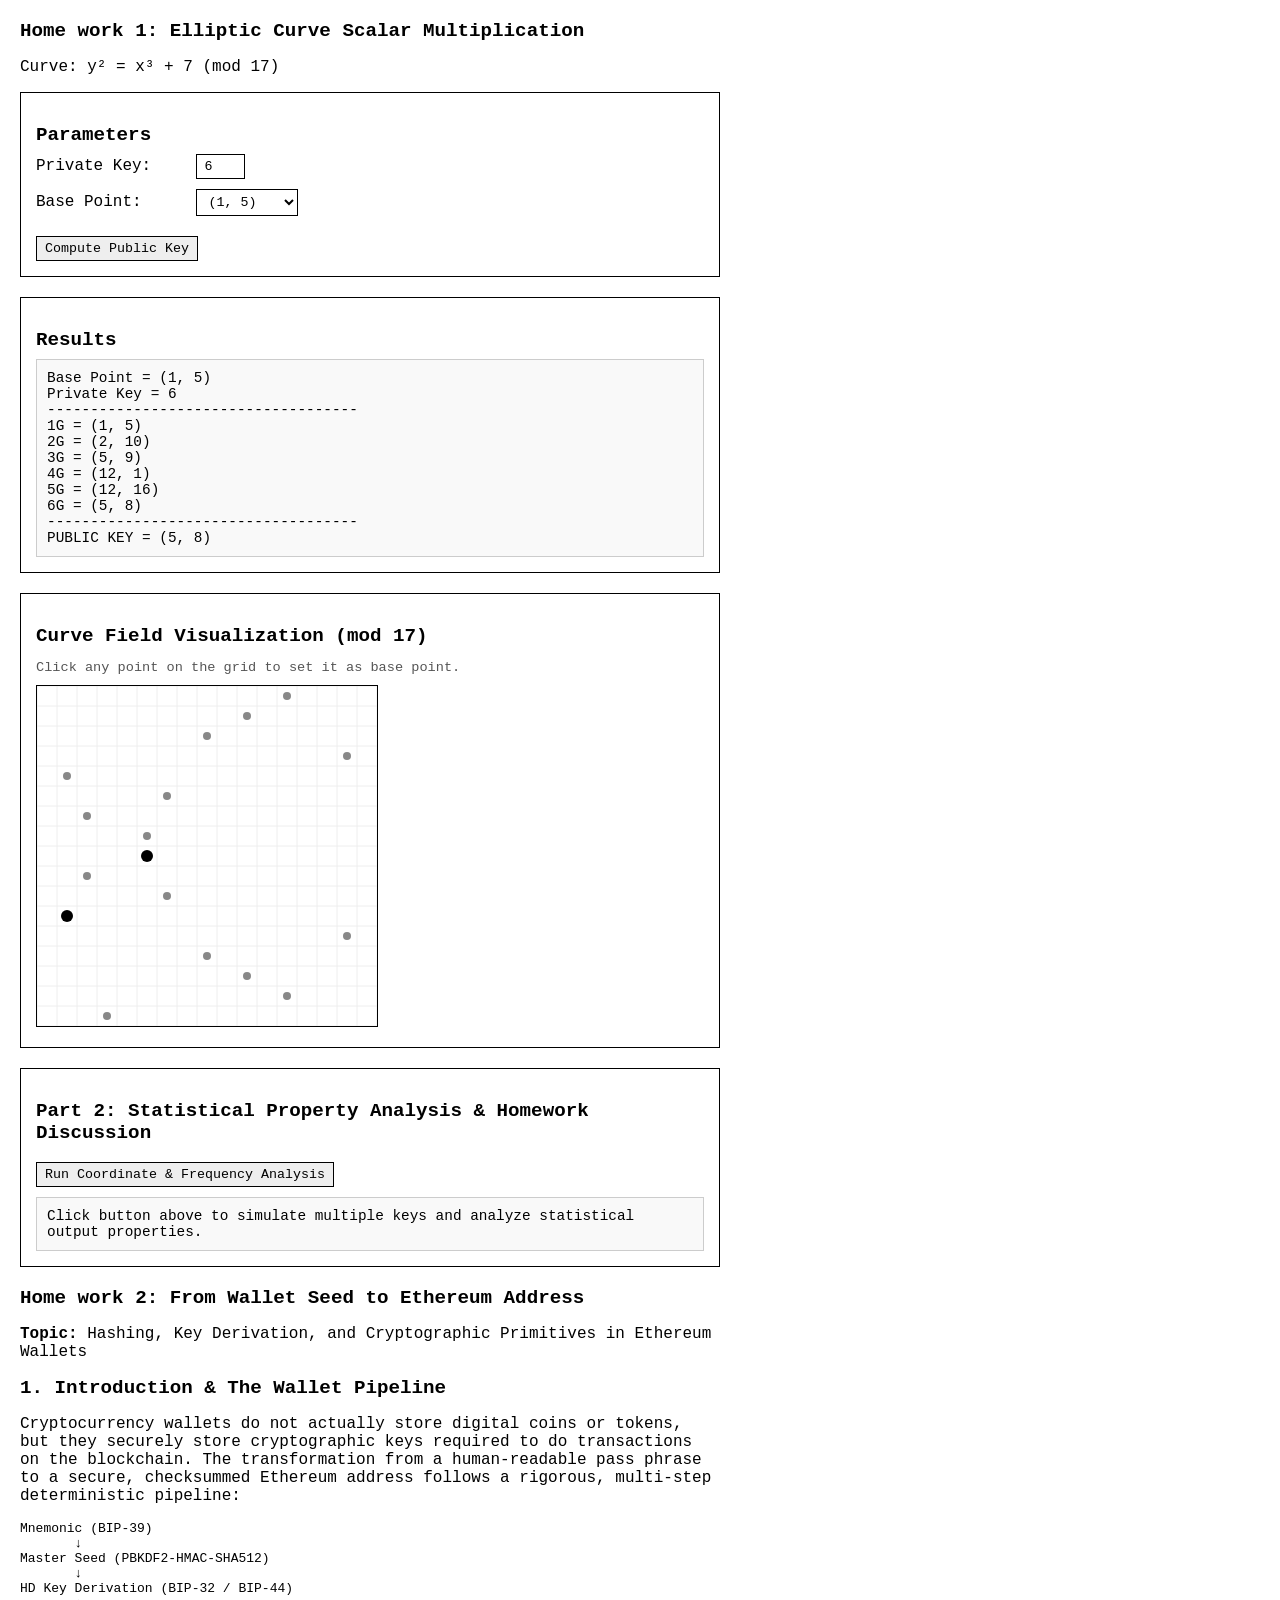
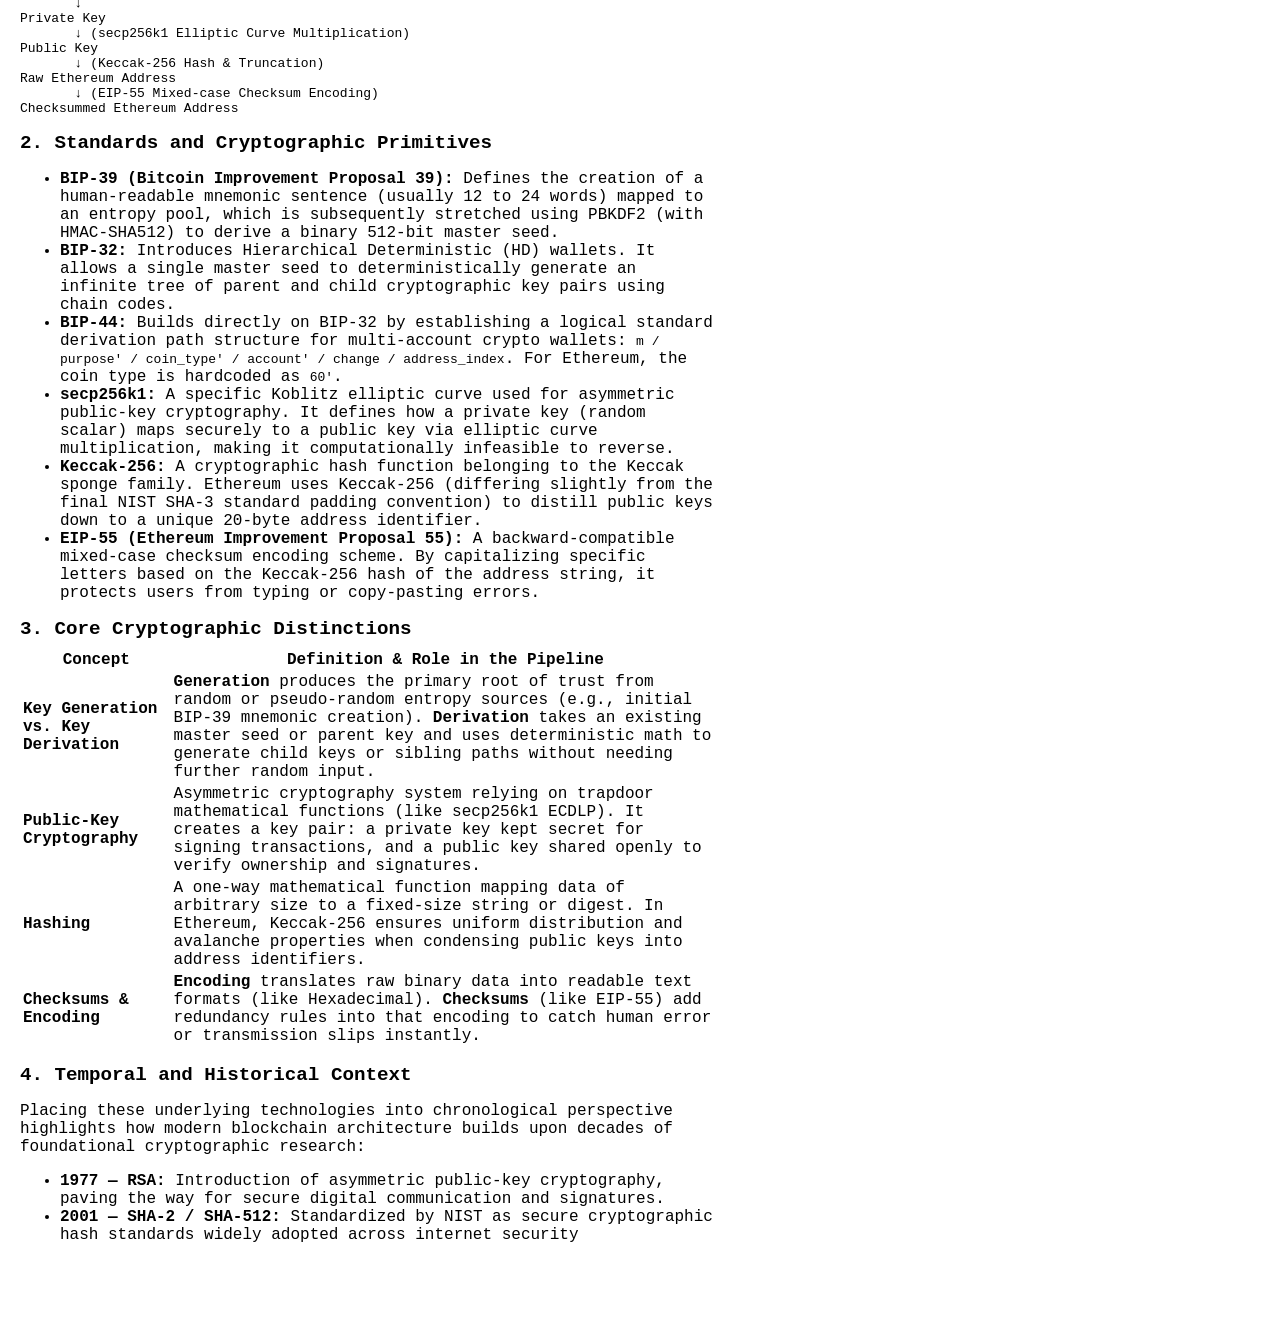
<file: index.html>
<!DOCTYPE html>
<html lang="en">
<head>
    <meta charset="UTF-8">
    <title>Elliptic Curve Cryptography</title>
    <link rel="stylesheet" href="style.css">
</head>
<body>
    
    <h1>Home work 1: Elliptic Curve Scalar Multiplication</h1>
    <p>Curve: y² = x³ + 7 (mod 17)</p>

    <div class="card">
        <h2>Parameters</h2>
        <div class="control-group">
            <label for="privateKeyInput">Private Key:</label>
            <input type="number" id="privateKeyInput" value="6" min="1" max="50">
        </div>
        <div class="control-group">
            <label for="basePointSelect">Base Point:</label>
            <select id="basePointSelect"></select>
        </div>
        <button id="calcBtn">Compute Public Key</button>
    </div>

    <div class="card">
        <h2>Results</h2>
        <div id="resultOutput" class="output-box">Click compute to see scalar multiplication.</div>
    </div>

    <div class="card">
        <h2>Curve Field Visualization (mod 17)</h2>
        <p class="hint">Click any point on the grid to set it as base point.</p>
        <canvas id="curveCanvas" width="340" height="340"></canvas>
    </div>

    <div class="card">
        <h2>Part 2: Statistical Property Analysis & Homework Discussion</h2>
        <div class="control-group">
            <button id="runStatsBtn">Run Coordinate & Frequency Analysis</button>
        </div>
        <div id="statsOutput" class="output-box">Click button above to simulate multiple keys and analyze statistical output properties.</div>
    </div>

<h1>Home work 2: From Wallet Seed to Ethereum Address</h1>
<p><strong>Topic:</strong> Hashing, Key Derivation, and Cryptographic Primitives in Ethereum Wallets</p>

<h2>1. Introduction & The Wallet Pipeline</h2>
<p>Cryptocurrency wallets do not actually store digital coins or tokens, but they securely store cryptographic keys required to do transactions on the blockchain. The transformation from a human-readable pass phrase to a secure, checksummed Ethereum address follows a rigorous, multi-step deterministic pipeline:</p>

<pre>
Mnemonic (BIP-39) 
       ↓ 
Master Seed (PBKDF2-HMAC-SHA512) 
       ↓ 
HD Key Derivation (BIP-32 / BIP-44) 
       ↓ 
Private Key 
       ↓ (secp256k1 Elliptic Curve Multiplication) 
Public Key 
       ↓ (Keccak-256 Hash & Truncation) 
Raw Ethereum Address 
       ↓ (EIP-55 Mixed-case Checksum Encoding) 
Checksummed Ethereum Address
</pre>

<h2>2. Standards and Cryptographic Primitives</h2>
<ul>
    <li><strong>BIP-39 (Bitcoin Improvement Proposal 39):</strong> Defines the creation of a human-readable mnemonic sentence (usually 12 to 24 words) mapped to an entropy pool, which is subsequently stretched using PBKDF2 (with HMAC-SHA512) to derive a binary 512-bit master seed.</li>
    <li><strong>BIP-32:</strong> Introduces Hierarchical Deterministic (HD) wallets. It allows a single master seed to deterministically generate an infinite tree of parent and child cryptographic key pairs using chain codes.</li>
    <li><strong>BIP-44:</strong> Builds directly on BIP-32 by establishing a logical standard derivation path structure for multi-account crypto wallets: <code>m / purpose' / coin_type' / account' / change / address_index</code>. For Ethereum, the coin type is hardcoded as <code>60'</code>.</li>
    <li><strong>secp256k1:</strong> A specific Koblitz elliptic curve used for asymmetric public-key cryptography. It defines how a private key (random scalar) maps securely to a public key via elliptic curve multiplication, making it computationally infeasible to reverse.</li>
    <li><strong>Keccak-256:</strong> A cryptographic hash function belonging to the Keccak sponge family. Ethereum uses Keccak-256 (differing slightly from the final NIST SHA-3 standard padding convention) to distill public keys down to a unique 20-byte address identifier.</li>
    <li><strong>EIP-55 (Ethereum Improvement Proposal 55):</strong> A backward-compatible mixed-case checksum encoding scheme. By capitalizing specific letters based on the Keccak-256 hash of the address string, it protects users from typing or copy-pasting errors.</li>
</ul>

<h2>3. Core Cryptographic Distinctions</h2>
<table>
    <thead>
        <tr>
            <th>Concept</th>
            <th>Definition & Role in the Pipeline</th>
        </tr>
    </thead>
    <tbody>
        <tr>
            <td><strong>Key Generation vs. Key Derivation</strong></td>
            <td><strong>Generation</strong> produces the primary root of trust from random or pseudo-random entropy sources (e.g., initial BIP-39 mnemonic creation). <strong>Derivation</strong> takes an existing master seed or parent key and uses deterministic math to generate child keys or sibling paths without needing further random input.</td>
        </tr>
        <tr>
            <td><strong>Public-Key Cryptography</strong></td>
            <td>Asymmetric cryptography system relying on trapdoor mathematical functions (like secp256k1 ECDLP). It creates a key pair: a private key kept secret for signing transactions, and a public key shared openly to verify ownership and signatures.</td>
        </tr>
        <tr>
            <td><strong>Hashing</strong></td>
            <td>A one-way mathematical function mapping data of arbitrary size to a fixed-size string or digest. In Ethereum, Keccak-256 ensures uniform distribution and avalanche properties when condensing public keys into address identifiers.</td>
        </tr>
        <tr>
            <td><strong>Checksums & Encoding</strong></td>
            <td><strong>Encoding</strong> translates raw binary data into readable text formats (like Hexadecimal). <strong>Checksums</strong> (like EIP-55) add redundancy rules into that encoding to catch human error or transmission slips instantly.</td>
        </tr>
    </tbody>
</table>

<h2>4. Temporal and Historical Context</h2>
<p>Placing these underlying technologies into chronological perspective highlights how modern blockchain architecture builds upon decades of foundational cryptographic research:</p>
<ul>
    <li><strong>1977 — RSA:</strong> Introduction of asymmetric public-key cryptography, paving the way for secure digital communication and signatures.</li>
    <li><strong>2001 — SHA-2 / SHA-512:</strong> Standardized by NIST as secure cryptographic hash standards widely adopted across internet security</li>
</ul>
    <script src="script.js"></script>
</body>
</html>
</file>
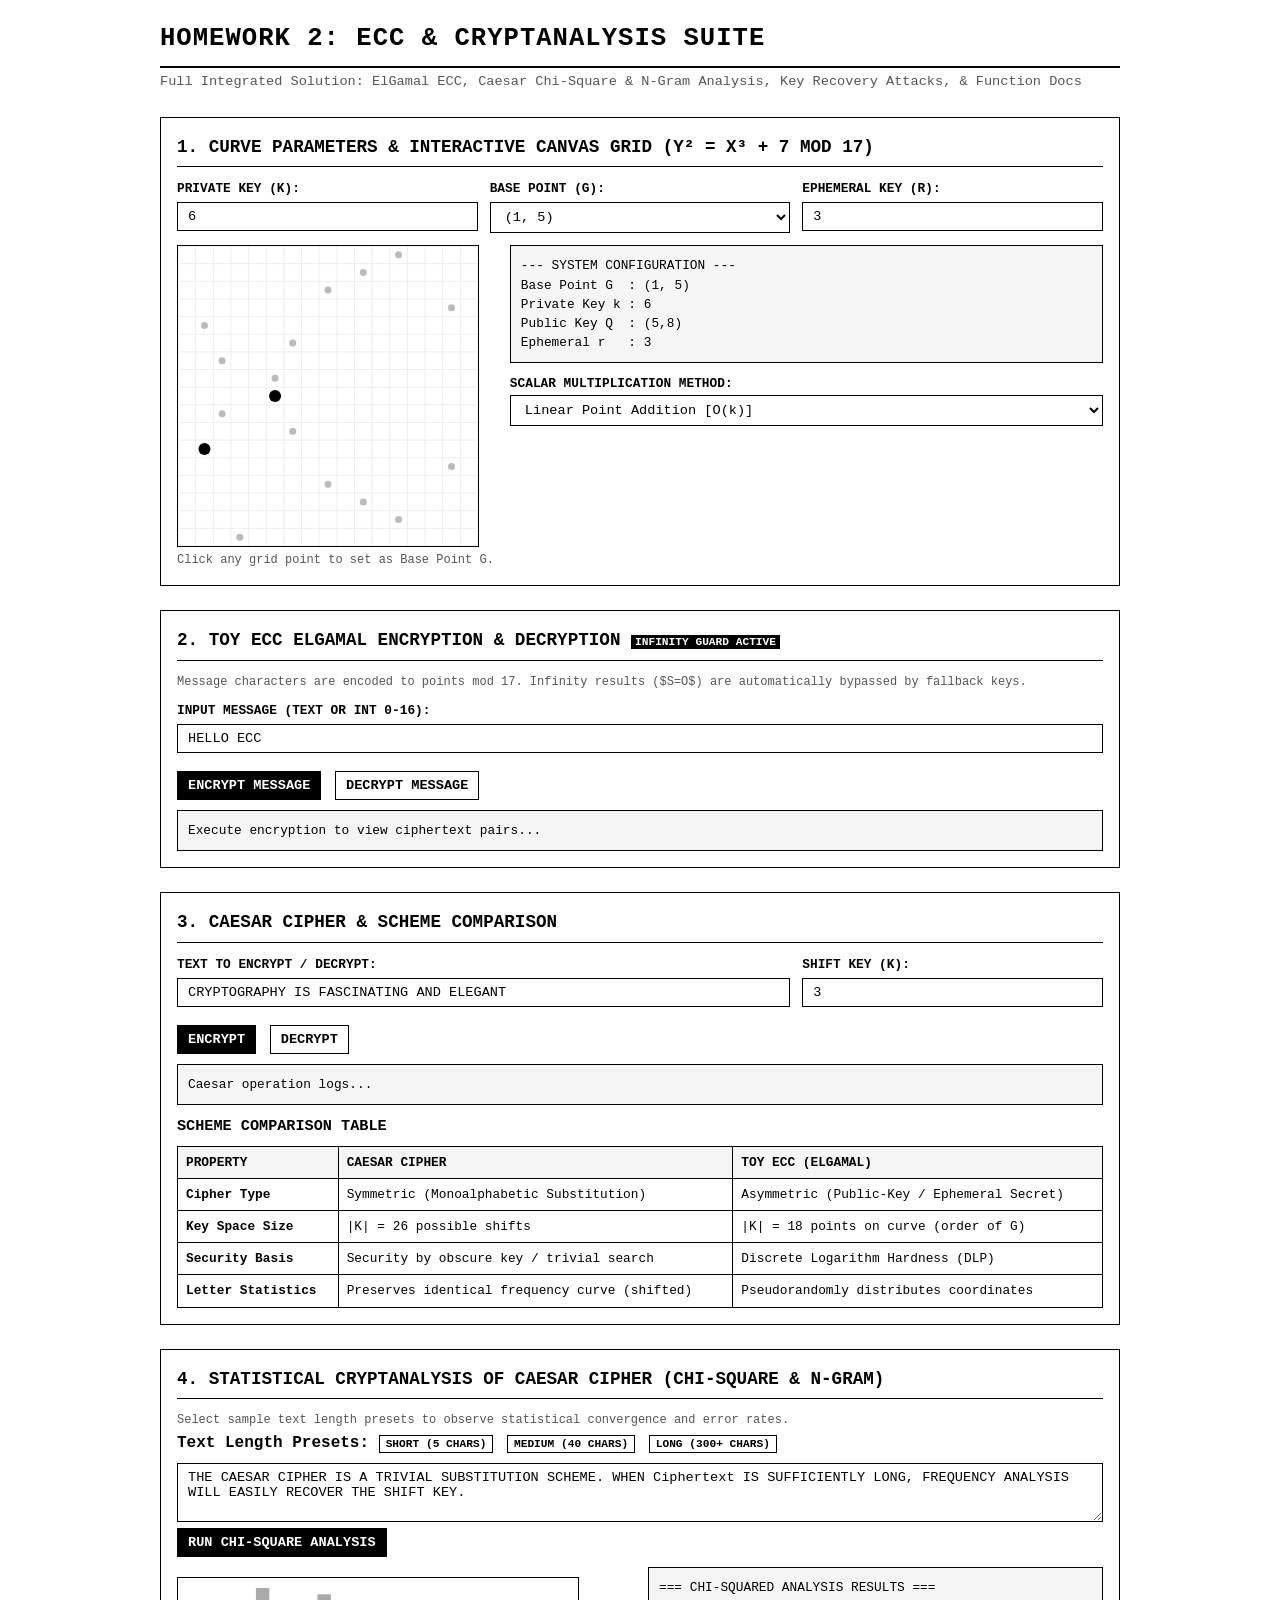
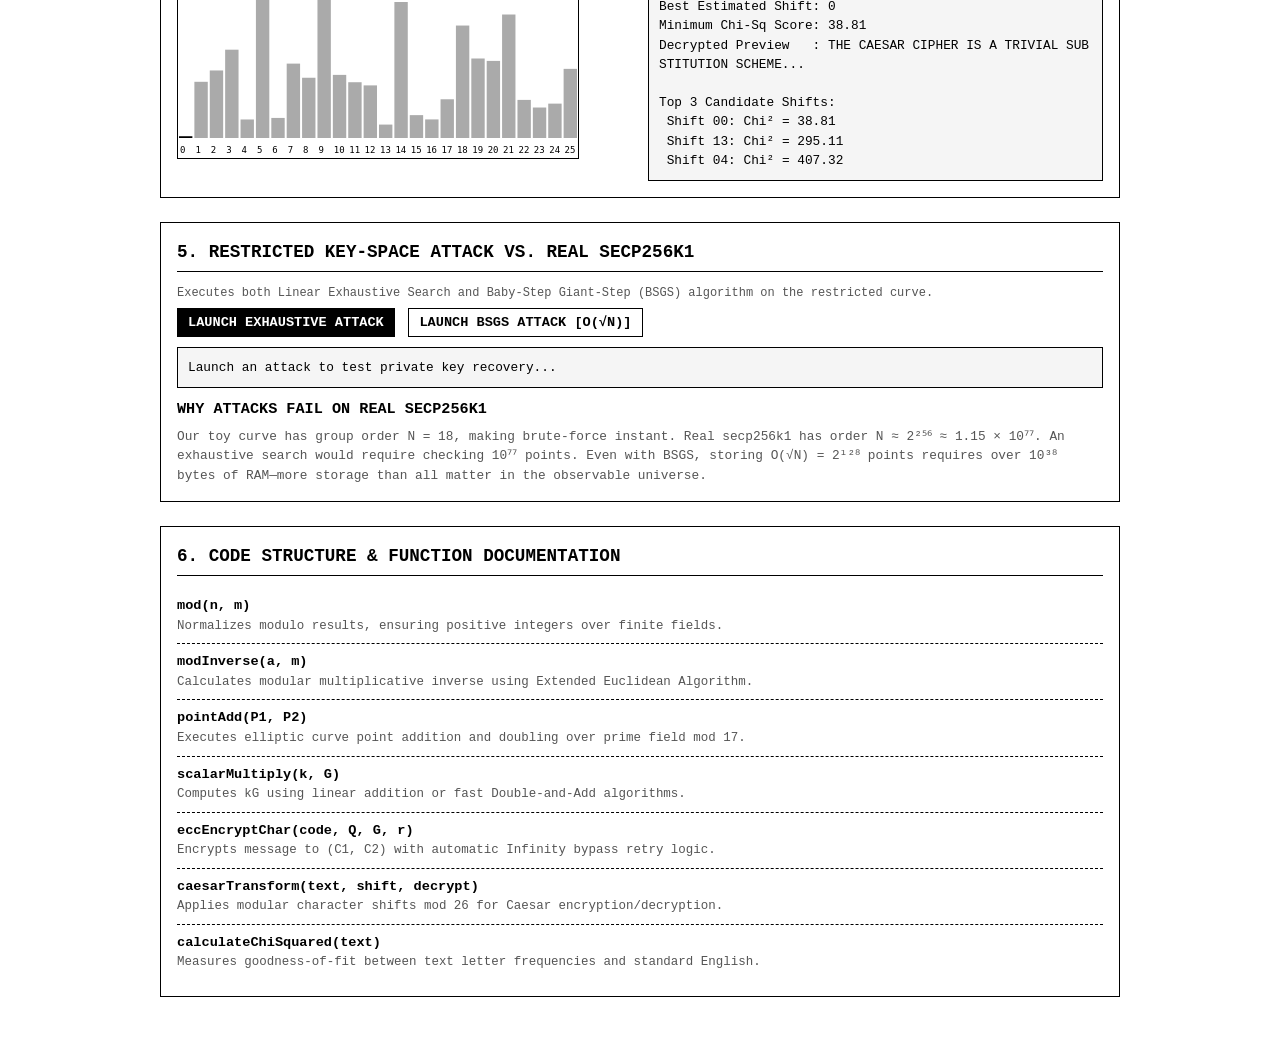
<file: HM2.html>
<!DOCTYPE html>
<html lang="en">
<head>
    <meta charset="UTF-8">
    <meta name="viewport" content="width=device-width, initial-scale=1.0">
    <title>Homework 2: Advanced ECC & Cryptanalysis Suite</title>
    <style>
        :root {
            --bg: #ffffff;
            --fg: #000000;
            --card-bg: #ffffff;
            --border: #000000;
            --accent: #222222;
            --muted: #555555;
            --light-bg: #f5f5f5;
            --highlight: #d0d0d0;
            --font: 'Courier New', Courier, monospace;
        }

        * {
            box-sizing: border-box;
            margin: 0;
            padding: 0;
        }

        body {
            background-color: var(--bg);
            color: var(--fg);
            font-family: var(--font);
            line-height: 1.5;
            padding: 20px;
            max-width: 1000px;
            margin: 0 auto;
        }

        h1 {
            font-size: 1.6rem;
            text-transform: uppercase;
            letter-spacing: 1px;
            border-bottom: 2px solid var(--border);
            padding-bottom: 8px;
            margin-bottom: 4px;
        }

        .subtitle {
            font-size: 0.85rem;
            color: var(--muted);
            margin-bottom: 24px;
        }

        h2 {
            font-size: 1.1rem;
            text-transform: uppercase;
            border-bottom: 1px solid var(--border);
            padding-bottom: 6px;
            margin-bottom: 12px;
        }

        h3 {
            font-size: 0.95rem;
            margin-top: 10px;
            margin-bottom: 6px;
            text-transform: uppercase;
        }

        .card {
            border: 1px solid var(--border);
            padding: 16px;
            margin-bottom: 24px;
            background: var(--card-bg);
        }

        .controls-grid {
            display: grid;
            grid-template-columns: repeat(auto-fit, minmax(220px, 1fr));
            gap: 12px;
            margin-bottom: 12px;
        }

        .control-group {
            display: flex;
            flex-direction: column;
        }

        label {
            font-size: 0.8rem;
            font-weight: bold;
            margin-bottom: 4px;
            text-transform: uppercase;
        }

        input, select, button, textarea {
            font-family: var(--font);
            font-size: 0.85rem;
            padding: 6px 10px;
            border: 1px solid var(--border);
            background: var(--bg);
            color: var(--fg);
            border-radius: 0;
        }

        input:focus, select:focus, textarea:focus {
            outline: 2px solid var(--fg);
        }

        button {
            cursor: pointer;
            background: var(--fg);
            color: var(--bg);
            font-weight: bold;
            text-transform: uppercase;
            transition: background 0.1s, color 0.1s;
            margin-top: 6px;
            margin-right: 4px;
        }

        button:hover {
            background: var(--muted);
            color: var(--bg);
        }

        .btn-secondary {
            background: var(--bg);
            color: var(--fg);
        }

        .btn-secondary:hover {
            background: var(--light-bg);
            color: var(--fg);
        }

        .grid-layout {
            display: flex;
            flex-wrap: wrap;
            gap: 16px;
            align-items: flex-start;
        }

        canvas {
            border: 1px solid var(--border);
            background: var(--bg);
            display: block;
        }

        .output-box {
            background: var(--light-bg);
            border: 1px solid var(--border);
            padding: 10px;
            font-size: 0.8rem;
            white-space: pre-wrap;
            word-break: break-all;
            max-height: 250px;
            overflow-y: auto;
        }

        .hint {
            font-size: 0.75rem;
            color: var(--muted);
            margin-top: 4px;
        }

        .comparison-table {
            width: 100%;
            border-collapse: collapse;
            font-size: 0.8rem;
            margin-top: 8px;
        }

        .comparison-table th, .comparison-table td {
            border: 1px solid var(--border);
            padding: 6px 8px;
            text-align: left;
        }

        .comparison-table th {
            background: var(--light-bg);
            text-transform: uppercase;
        }

        .doc-item {
            border-bottom: 1px dashed var(--border);
            padding: 8px 0;
        }

        .doc-item:last-child {
            border-bottom: none;
        }

        .doc-name {
            font-weight: bold;
            font-size: 0.85rem;
        }

        .doc-desc {
            font-size: 0.78rem;
            color: var(--muted);
        }

        .chart-container {
            width: 100%;
            margin-top: 10px;
        }

        .preset-btns {
            margin-bottom: 8px;
        }

        .preset-btns button {
            font-size: 0.7rem;
            padding: 2px 6px;
        }

        .badge-safe {
            background: #000;
            color: #fff;
            padding: 1px 4px;
            font-size: 0.7rem;
            text-transform: uppercase;
        }
    </style>
</head>
<body>

    <h1>Homework 2: ECC & Cryptanalysis Suite</h1>
    <p class="subtitle">Full Integrated Solution: ElGamal ECC, Caesar Chi-Square & N-Gram Analysis, Key Recovery Attacks, & Function Docs</p>

    <!-- SECTION 1: GLOBAL CONFIGURATION & VISUAL GRID -->
    <div class="card">
        <h2>1. Curve Parameters & Interactive Canvas Grid (y² = x³ + 7 mod 17)</h2>
        <div class="controls-grid">
            <div class="control-group">
                <label for="privateKeyInput">Private Key (k):</label>
                <input type="number" id="privateKeyInput" value="6" min="1" max="17">
            </div>
            <div class="control-group">
                <label for="basePointSelect">Base Point (G):</label>
                <select id="basePointSelect"></select>
            </div>
            <div class="control-group">
                <label for="ephemeralKeyInput">Ephemeral Key (r):</label>
                <input type="number" id="ephemeralKeyInput" value="3" min="1" max="17">
            </div>
        </div>

        <div class="grid-layout">
            <div>
                <canvas id="curveCanvas" width="300" height="300"></canvas>
                <p class="hint">Click any grid point to set as Base Point G.</p>
            </div>
            <div style="flex: 1; min-width: 280px;">
                <div id="paramSummary" class="output-box">Select parameters to render key pair...</div>
                <div style="margin-top: 8px;">
                    <label>Scalar Multiplication Method:</label>
                    <select id="algoSelect" style="width: 100%;">
                        <option value="linear">Linear Point Addition [O(k)]</option>
                        <option value="doubleAdd">Double-and-Add Expansion [O(log k)]</option>
                    </select>
                </div>
            </div>
        </div>
    </div>

    <!-- SECTION 2: TOY ECC ENCRYPTION & DECRYPTION -->
    <div class="card">
        <h2>2. Toy ECC ElGamal Encryption & Decryption <span class="badge-safe">Infinity Guard Active</span></h2>
        <p class="hint">Message characters are encoded to points mod 17. Infinity results ($S=O$) are automatically bypassed by fallback keys.</p>
        
        <div class="controls-grid" style="margin-top: 10px;">
            <div class="control-group" style="grid-column: span 2;">
                <label for="eccTextInput">Input Message (Text or Int 0-16):</label>
                <input type="text" id="eccTextInput" value="HELLO ECC">
            </div>
        </div>

        <button id="eccEncryptBtn">Encrypt Message</button>
        <button id="eccDecryptBtn" class="btn-secondary">Decrypt Message</button>

        <div id="eccOutput" class="output-box" style="margin-top: 10px;">Execute encryption to view ciphertext pairs...</div>
    </div>

    <!-- SECTION 3: CAESAR CIPHER & COMPARISON -->
    <div class="card">
        <h2>3. Caesar Cipher & Scheme Comparison</h2>
        <div class="controls-grid">
            <div class="control-group" style="grid-column: span 2;">
                <label for="caesarInputText">Text to Encrypt / Decrypt:</label>
                <input type="text" id="caesarInputText" value="CRYPTOGRAPHY IS FASCINATING AND ELEGANT">
            </div>
            <div class="control-group">
                <label for="caesarShiftInput">Shift Key (k):</label>
                <input type="number" id="caesarShiftInput" value="3" min="0" max="25">
            </div>
        </div>

        <button id="caesarEncryptBtn">Encrypt</button>
        <button id="caesarDecryptBtn" class="btn-secondary">Decrypt</button>

        <div id="caesarOutput" class="output-box" style="margin-top: 10px;">Caesar operation logs...</div>

        <h3>Scheme Comparison Table</h3>
        <table class="comparison-table">
            <thead>
                <tr>
                    <th>Property</th>
                    <th>Caesar Cipher</th>
                    <th>Toy ECC (ElGamal)</th>
                </tr>
            </thead>
            <tbody>
                <tr>
                    <td><strong>Cipher Type</strong></td>
                    <td>Symmetric (Monoalphabetic Substitution)</td>
                    <td>Asymmetric (Public-Key / Ephemeral Secret)</td>
                </tr>
                <tr>
                    <td><strong>Key Space Size</strong></td>
                    <td>|K| = 26 possible shifts</td>
                    <td>|K| = 18 points on curve (order of G)</td>
                </tr>
                <tr>
                    <td><strong>Security Basis</strong></td>
                    <td>Security by obscure key / trivial search</td>
                    <td>Discrete Logarithm Hardness (DLP)</td>
                </tr>
                <tr>
                    <td><strong>Letter Statistics</strong></td>
                    <td>Preserves identical frequency curve (shifted)</td>
                    <td>Pseudorandomly distributes coordinates</td>
                </tr>
            </tbody>
        </table>
    </div>

    <!-- SECTION 4: STATISTICAL CRYPTANALYSIS -->
    <div class="card">
        <h2>4. Statistical Cryptanalysis of Caesar Cipher (Chi-Square & N-Gram)</h2>
        <p class="hint">Select sample text length presets to observe statistical convergence and error rates.</p>
        
        <div class="preset-btns">
            <strong>Text Length Presets:</strong>
            <button id="presetShortBtn" class="btn-secondary">Short (5 chars)</button>
            <button id="presetMedBtn" class="btn-secondary">Medium (40 chars)</button>
            <button id="presetLongBtn" class="btn-secondary">Long (300+ chars)</button>
        </div>

        <div class="control-group">
            <textarea id="sampleCorpusText" rows="3">THE CAESAR CIPHER IS A TRIVIAL SUBSTITUTION SCHEME. WHEN Ciphertext IS SUFFICIENTLY LONG, FREQUENCY ANALYSIS WILL EASILY RECOVER THE SHIFT KEY.</textarea>
        </div>

        <button id="runStatsBtn">Run Chi-Square Analysis</button>

        <div class="grid-layout" style="margin-top: 10px;">
            <div class="chart-container" style="flex: 1; min-width: 280px;">
                <canvas id="freqChartCanvas" width="400" height="180"></canvas>
            </div>
            <div style="flex: 1; min-width: 280px;">
                <div id="statsOutput" class="output-box">Analysis results will render here...</div>
            </div>
        </div>
    </div>

    <!-- SECTION 5: KEY RECOVERY ATTACKS & DISCRETE LOG -->
    <div class="card">
        <h2>5. Restricted Key-Space Attack vs. Real secp256k1</h2>
        <p class="hint">Executes both Linear Exhaustive Search and Baby-Step Giant-Step (BSGS) algorithm on the restricted curve.</p>
        
        <button id="runExhaustiveAttackBtn">Launch Exhaustive Attack</button>
        <button id="runBsgsAttackBtn" class="btn-secondary">Launch BSGS Attack [O(√N)]</button>

        <div id="attackOutput" class="output-box" style="margin-top: 10px;">Launch an attack to test private key recovery...</div>

        <h3>Why Attacks Fail on Real secp256k1</h3>
        <p style="font-size: 0.8rem; color: var(--muted); margin-top: 4px;">
            Our toy curve has group order N = 18, making brute-force instant. Real secp256k1 has order N ≈ 2²⁵⁶ ≈ 1.15 × 10⁷⁷. 
            An exhaustive search would require checking 10⁷⁷ points. Even with BSGS, storing O(√N) = 2¹²⁸ points requires 
            over 10³⁸ bytes of RAM—more storage than all matter in the observable universe.
        </p>
    </div>

    <!-- SECTION 6: FUNCTION DOCUMENTATION INDEX -->
    <div class="card">
        <h2>6. Code Structure & Function Documentation</h2>
        <div id="functionDocs">
            <!-- Documentation populated dynamically by JS -->
        </div>
    </div>

    <script>
        // ====================================================================
        // MATH ENGINE & CURVE DEFINITION (y^2 = x^3 + 7 mod 17)
        // ====================================================================
        const P = 17;
        const A = 0;
        const B = 7;

        function mod(n, m) { return ((n % m) + m) % m; }

        function modInverse(a, m) {
            a = mod(a, m);
            let t = 0, newT = 1;
            let r = m, newR = a;
            while (newR !== 0) {
                let q = Math.floor(r / newR);
                let tempT = t - q * newT; t = newT; newT = tempT;
                let tempR = r - q * newR; r = newR; newR = tempR;
            }
            if (r > 1) return null;
            if (t < 0) t += m;
            return t;
        }

        function findAllPoints() {
            let pts = [{ x: null, y: null, label: 'O (Infinity)' }];
            for (let x = 0; x < P; x++) {
                let rhs = mod(x * x * x + A * x + B, P);
                for (let y = 0; y < P; y++) {
                    if (mod(y * y, P) === rhs) {
                        pts.push({ x: x, y: y, label: `(${x}, ${y})` });
                    }
                }
            }
            return pts;
        }

        function pointAdd(P1, P2) {
            if (P1.x === null && P1.y === null) return P2;
            if (P2.x === null && P2.y === null) return P1;
            if (P1.x === P2.x && mod(P1.y + P2.y, P) === 0) return { x: null, y: null };

            let m;
            if (P1.x === P2.x && P1.y === P2.y) {
                let num = mod(3 * P1.x * P1.x + A, P);
                let denInv = modInverse(2 * P1.y, P);
                if (denInv === null) return { x: null, y: null };
                m = mod(num * denInv, P);
            } else {
                let num = mod(P2.y - P1.y, P);
                let denInv = modInverse(P2.x - P1.x, P);
                if (denInv === null) return { x: null, y: null };
                m = mod(num * denInv, P);
            }

            let x3 = mod(m * m - P1.x - P2.x, P);
            let y3 = mod(m * (P1.x - x3) - P1.y, P);
            return { x: x3, y: y3 };
        }

        function scalarMultiplyLinear(k, G) {
            let current = { x: null, y: null };
            let temp = { x: G.x, y: G.y };
            for (let i = 1; i <= k; i++) {
                current = pointAdd(current, G);
            }
            return current;
        }

        function scalarMultiplyDoubleAdd(k, G) {
            let res = { x: null, y: null };
            let addend = { x: G.x, y: G.y };
            let bits = k.toString(2);
            for (let i = bits.length - 1; i >= 0; i--) {
                if (bits[i] === '1') res = pointAdd(res, addend);
                addend = pointAdd(addend, addend);
            }
            return res;
        }

        function scalarMultiply(k, G) {
            let algo = document.getElementById('algoSelect')?.value || 'linear';
            return algo === 'doubleAdd' ? scalarMultiplyDoubleAdd(k, G) : scalarMultiplyLinear(k, G);
        }

        // ====================================================================
        // UI & STATE MANAGEMENT
        // ====================================================================
        const allPoints = findAllPoints();
        const basePointSelect = document.getElementById('basePointSelect');
        const privateKeyInput = document.getElementById('privateKeyInput');
        const ephemeralKeyInput = document.getElementById('ephemeralKeyInput');
        const canvas = document.getElementById('curveCanvas');
        const ctx = canvas.getContext('2d');

        allPoints.forEach((pt, idx) => {
            if (pt.x !== null) {
                let opt = document.createElement('option');
                opt.value = idx;
                opt.textContent = pt.label;
                if (pt.x === 1 && pt.y === 5) opt.selected = true;
                basePointSelect.appendChild(opt);
            }
        });

        function getSelectedG() {
            let idx = parseInt(basePointSelect.value);
            return allPoints[idx];
        }

        function drawCanvas(highlights = []) {
            ctx.clearRect(0, 0, canvas.width, canvas.height);
            let cellSize = canvas.width / P;

            ctx.strokeStyle = '#eee';
            ctx.lineWidth = 1;
            for (let i = 0; i <= P; i++) {
                ctx.beginPath(); ctx.moveTo(i * cellSize, 0); ctx.lineTo(i * cellSize, canvas.height); ctx.stroke();
                ctx.beginPath(); ctx.moveTo(0, i * cellSize); ctx.lineTo(canvas.width, i * cellSize); ctx.stroke();
            }

            allPoints.forEach(pt => {
                if (pt.x === null) return;
                let px = pt.x * cellSize + cellSize / 2;
                let py = (P - 1 - pt.y) * cellSize + cellSize / 2;

                let isHl = highlights.some(h => h && h.x === pt.x && h.y === pt.y);
                ctx.fillStyle = isHl ? '#000000' : '#bbbbbb';
                ctx.beginPath();
                ctx.arc(px, py, isHl ? 6 : 3.5, 0, 2 * Math.PI);
                ctx.fill();
            });
        }

        function updateParams() {
            let k = parseInt(privateKeyInput.value) || 1;
            let G = getSelectedG();
            let Q = scalarMultiply(k, G);
            let r = parseInt(ephemeralKeyInput.value) || 1;

            let out = `--- SYSTEM CONFIGURATION ---\n`;
            out += `Base Point G  : (${G.x}, ${G.y})\n`;
            out += `Private Key k : ${k}\n`;
            out += `Public Key Q  : ${Q.x !== null ? `(${Q.x},${Q.y})` : 'O (Infinity)'}\n`;
            out += `Ephemeral r   : ${r}\n`;
            
            if (Q.x === null) {
                out += `\n[WARNING] Public Key Q is Infinity! Encryption will hit Infinity shared secrets.`;
            }

            document.getElementById('paramSummary').textContent = out;
            drawCanvas([G, Q]);
        }

        basePointSelect.addEventListener('change', updateParams);
        privateKeyInput.addEventListener('input', updateParams);
        ephemeralKeyInput.addEventListener('input', updateParams);
        document.getElementById('algoSelect').addEventListener('change', updateParams);

        canvas.addEventListener('click', (e) => {
            let rect = canvas.getBoundingClientRect();
            let cellSize = canvas.width / P;
            let clickX = e.clientX - rect.left;
            let clickY = e.clientY - rect.top;

            let gridX = Math.floor(clickX / cellSize);
            let gridY = P - 1 - Math.floor(clickY / cellSize);

            let idx = allPoints.findIndex(pt => pt.x === gridX && pt.y === gridY);
            if (idx !== -1) {
                basePointSelect.value = idx;
                updateParams();
            }
        });

        // ====================================================================
        // SECTION 2: TOY ECC ENCRYPTION WITH INFINITY GUARD
        // ====================================================================
        let lastEccCiphertext = [];

        function eccEncryptChar(charCode, Q, G, initialR) {
            let r = initialR;
            let C1, S;
            
            for (let attempts = 0; attempts < P; attempts++) {
                C1 = scalarMultiply(r, G);
                S = scalarMultiply(r, Q);
                
                if (S.x !== null && C1.x !== null) {
                    break; 
                }
                r = (r % (P - 1)) + 1; 
            }

            if (S.x === null) throw new Error("Could not bypass Infinity secret.");

            let m = mod(charCode, P);
            let C2 = mod(m + S.x, P);
            return { C1, C2, usedR: r };
        }

        document.getElementById('eccEncryptBtn').addEventListener('click', () => {
            let k = parseInt(privateKeyInput.value);
            let G = getSelectedG();
            let Q = scalarMultiply(k, G);
            let initialR = parseInt(ephemeralKeyInput.value);
            let inputStr = document.getElementById('eccTextInput').value;

            if (Q.x === null) {
                document.getElementById('eccOutput').textContent = "ERROR: Public key Q is Infinity. Change private key k.";
                return;
            }

            lastEccCiphertext = [];
            let log = `=== TOY ECC ENCRYPTION LOG ===\n`;

            try {
                for (let i = 0; i < inputStr.length; i++) {
                    let code = inputStr.charCodeAt(i);
                    let res = eccEncryptChar(code, Q, G, initialR);
                    lastEccCiphertext.push(res);
                    log += `'${inputStr[i]}' (Code ${code}) -> m=${mod(code, P)} | r=${res.usedR} | C1=(${res.C1.x},${res.C1.y}), C2=${res.C2}\n`;
                }
                document.getElementById('eccOutput').textContent = log;
            } catch (err) {
                document.getElementById('eccOutput').textContent = "Encryption Error: " + err.message;
            }
        });

        document.getElementById('eccDecryptBtn').addEventListener('click', () => {
            if (lastEccCiphertext.length === 0) {
                document.getElementById('eccOutput').textContent = "No ciphertext available to decrypt.";
                return;
            }

            let k = parseInt(privateKeyInput.value);
            let log = document.getElementById('eccOutput').textContent + `\n=== TOY ECC DECRYPTION LOG ===\n`;

            lastEccCiphertext.forEach((c, idx) => {
                let S = scalarMultiply(k, c.C1);
                if (S.x === null) {
                    log += `Index ${idx}: Shared Secret is Infinity! Cannot recover.\n`;
                } else {
                    let m = mod(c.C2 - S.x, P);
                    log += `Index ${idx}: Shared S=(${S.x},${S.y}) -> Recovered m=${m}\n`;
                }
            });

            document.getElementById('eccOutput').textContent = log;
        });

        // ====================================================================
        // SECTION 3: CAESAR CIPHER IMPLEMENTATION
        // ====================================================================
        function caesarTransform(text, shift, decrypt = false) {
            let s = decrypt ? (26 - (shift % 26)) % 26 : shift % 26;
            return text.toUpperCase().split('').map(c => {
                let code = c.charCodeAt(0);
                if (code >= 65 && code <= 90) {
                    return String.fromCharCode(((code - 65 + s) % 26) + 65);
                }
                return c;
            }).join('');
        }

        document.getElementById('caesarEncryptBtn').addEventListener('click', () => {
            let text = document.getElementById('caesarInputText').value;
            let shift = parseInt(document.getElementById('caesarShiftInput').value);
            let enc = caesarTransform(text, shift, false);
            document.getElementById('caesarOutput').textContent = `CAESAR ENCRYPTED (Shift ${shift}):\n${enc}`;
        });

        document.getElementById('caesarDecryptBtn').addEventListener('click', () => {
            let text = document.getElementById('caesarInputText').value;
            let shift = parseInt(document.getElementById('caesarShiftInput').value);
            let dec = caesarTransform(text, shift, true);
            document.getElementById('caesarOutput').textContent = `CAESAR DECRYPTED (Shift ${shift}):\n${dec}`;
        });

        // ====================================================================
        // SECTION 4: STATISTICAL CRYPTANALYSIS
        // ====================================================================
        const ENGLISH_FREQS = [8.167, 1.492, 2.782, 4.253, 12.702, 2.228, 2.015, 6.094, 6.966, 0.153, 0.772, 4.025, 2.406, 6.749, 7.507, 1.929, 0.095, 5.987, 6.327, 9.056, 2.758, 0.978, 2.360, 0.150, 1.974, 0.074];

        function calculateChiSquared(text) {
            let counts = new Array(26).fill(0);
            let letters = text.replace(/[^A-Z]/g, '');
            if (letters.length === 0) return Infinity;

            for (let c of letters) counts[c.charCodeAt(0) - 65]++;

            let chi = 0;
            for (let i = 0; i < 26; i++) {
                let obs = counts[i];
                let exp = (ENGLISH_FREQS[i] / 100) * letters.length;
                chi += Math.pow(obs - exp, 2) / (exp || 1);
            }
            return chi;
        }

        function drawFreqChart(scores) {
            let chartCanvas = document.getElementById('freqChartCanvas');
            let cctx = chartCanvas.getContext('2d');
            cctx.clearRect(0, 0, chartCanvas.width, chartCanvas.height);

            let maxVal = Math.max(...scores.filter(s => s !== Infinity));
            let barWidth = chartCanvas.width / 26;

            scores.forEach((score, shift) => {
                let height = score === Infinity ? 0 : (score / maxVal) * (chartCanvas.height - 30);
                let x = shift * barWidth;
                let y = chartCanvas.height - 20 - height;

                cctx.fillStyle = score === Math.min(...scores) ? '#000000' : '#aaaaaa';
                cctx.fillRect(x + 1, y, barWidth - 2, height);

                cctx.fillStyle = '#000000';
                cctx.font = '9px monospace';
                cctx.fillText(shift, x + 2, chartCanvas.height - 5);
            });
        }

        function runAnalysis() {
            let text = document.getElementById('sampleCorpusText').value;
            let scores = [];
            let bestShift = 0;
            let minChi = Infinity;

            for (let s = 0; s < 26; s++) {
                let cand = caesarTransform(text, s, true);
                let chi = calculateChiSquared(cand);
                scores.push(chi);
                if (chi < minChi) {
                    minChi = chi;
                    bestShift = s;
                }
            }

            drawFreqChart(scores);

            let out = `=== CHI-SQUARED ANALYSIS RESULTS ===\n`;
            out += `Best Estimated Shift: ${bestShift}\n`;
            out += `Minimum Chi-Sq Score: ${minChi.toFixed(2)}\n`;
            out += `Decrypted Preview   : ${caesarTransform(text, bestShift, true).substring(0, 50)}...\n\n`;
            out += `Top 3 Candidate Shifts:\n`;
            
            let sorted = scores.map((sc, idx) => ({ shift: idx, sc })).sort((a,b) => a.sc - b.sc);
            sorted.slice(0, 3).forEach(item => {
                out += ` Shift ${item.shift.toString().padStart(2, '0')}: Chi² = ${item.sc.toFixed(2)}\n`;
            });

            document.getElementById('statsOutput').textContent = out;
        }

        document.getElementById('runStatsBtn').addEventListener('click', runAnalysis);

        document.getElementById('presetShortBtn').addEventListener('click', () => {
            document.getElementById('sampleCorpusText').value = "KHOOR";
            runAnalysis();
        });
        document.getElementById('presetMedBtn').addEventListener('click', () => {
            document.getElementById('sampleCorpusText').value = "FRPSXWHU VFLHQFH LV FRRO";
            runAnalysis();
        });
        document.getElementById('presetLongBtn').addEventListener('click', () => {
            document.getElementById('sampleCorpusText').value = "WKH FDHVDU FLSKHU LV RQH RI WKH HDUOLHVW DQG VLPSOHVW PHWKRGV RI HQFUBSWLRN. LW LV D WBSH RI VXEVWLWXWLRQ FLSKHU IN ZKLFK HDFK OHWWHU IN WKH SODLQWHAW LV UHSODFHG EB D OHWWHU VRPH ILAHG QXPEHU RI SRVLWLRQV GRZQ WKH DOSKDEHW.";
            runAnalysis();
        });

        // ====================================================================
        // SECTION 5: KEY RECOVERY ATTACKS
        // ====================================================================
        document.getElementById('runExhaustiveAttackBtn').addEventListener('click', () => {
            let kReal = parseInt(privateKeyInput.value);
            let G = getSelectedG();
            let Q = scalarMultiply(kReal, G);

            let start = performance.now();
            let foundK = null;
            let temp = { x: G.x, y: G.y };

            for (let k = 1; k <= 50; k++) {
                if (temp.x === Q.x && temp.y === Q.y) {
                    foundK = k;
                    break;
                }
                temp = pointAdd(temp, G);
            }
            let end = performance.now();

            let out = `=== EXHAUSTIVE BRUTE-FORCE ATTACK ===\n`;
            out += `Target Public Key Q : (${Q.x}, ${Q.y})\n`;
            out += `Recovered Key k     : ${foundK}\n`;
            out += `Search Time         : ${(end - start).toFixed(3)} ms\n`;
            out += `Complexity          : O(N) where N=18`;
            document.getElementById('attackOutput').textContent = out;
        });

        document.getElementById('runBsgsAttackBtn').addEventListener('click', () => {
            let kReal = parseInt(privateKeyInput.value);
            let G = getSelectedG();
            let Q = scalarMultiply(kReal, G);

            let start = performance.now();
            let m = Math.ceil(Math.sqrt(18)); 
            
            // Baby steps: store jG
            let table = {};
            let curr = { x: null, y: null };
            for (let j = 0; j < m; j++) {
                table[`${curr.x},${curr.y}`] = j;
                curr = pointAdd(curr, G);
            }

            // Giant steps: Q - i(mG)
            let mG = scalarMultiply(m, G);
            let negmG = { x: mG.x, y: mod(-mG.y, P) };
            let giant = { x: Q.x, y: Q.y };
            let foundK = null;

            for (let i = 0; i < m; i++) {
                let key = `${giant.x},${giant.y}`;
                if (key in table) {
                    foundK = i * m + table[key];
                    break;
                }
                giant = pointAdd(giant, negmG);
            }
            let end = performance.now();

            let out = `=== BABY-STEP GIANT-STEP (BSGS) ATTACK ===\n`;
            out += `Target Public Key Q : (${Q.x}, ${Q.y})\n`;
            out += `Recovered Key k     : ${foundK}\n`;
            out += `Search Time         : ${(end - start).toFixed(3)} ms\n`;
            out += `Complexity          : O(√N) space/time (m=${m})`;
            document.getElementById('attackOutput').textContent = out;
        });

        // ====================================================================
        // SECTION 6: FUNCTION DOCUMENTATION INDEX
        // ====================================================================
        const docData = [
            { name: "mod(n, m)", desc: "Normalizes modulo results, ensuring positive integers over finite fields." },
            { name: "modInverse(a, m)", desc: "Calculates modular multiplicative inverse using Extended Euclidean Algorithm." },
            { name: "pointAdd(P1, P2)", desc: "Executes elliptic curve point addition and doubling over prime field mod 17." },
            { name: "scalarMultiply(k, G)", desc: "Computes kG using linear addition or fast Double-and-Add algorithms." },
            { name: "eccEncryptChar(code, Q, G, r)", desc: "Encrypts message to (C1, C2) with automatic Infinity bypass retry logic." },
            { name: "caesarTransform(text, shift, decrypt)", desc: "Applies modular character shifts mod 26 for Caesar encryption/decryption." },
            { name: "calculateChiSquared(text)", desc: "Measures goodness-of-fit between text letter frequencies and standard English." }
        ];

        let docContainer = document.getElementById('functionDocs');
        docData.forEach(d => {
            let div = document.createElement('div');
            div.className = 'doc-item';
            div.innerHTML = `<div class="doc-name">${d.name}</div><div class="doc-desc">${d.desc}</div>`;
            docContainer.appendChild(div);
        });

        // Initialize UI
        updateParams();
        runAnalysis();
    </script>
</body>
</html>
</file>
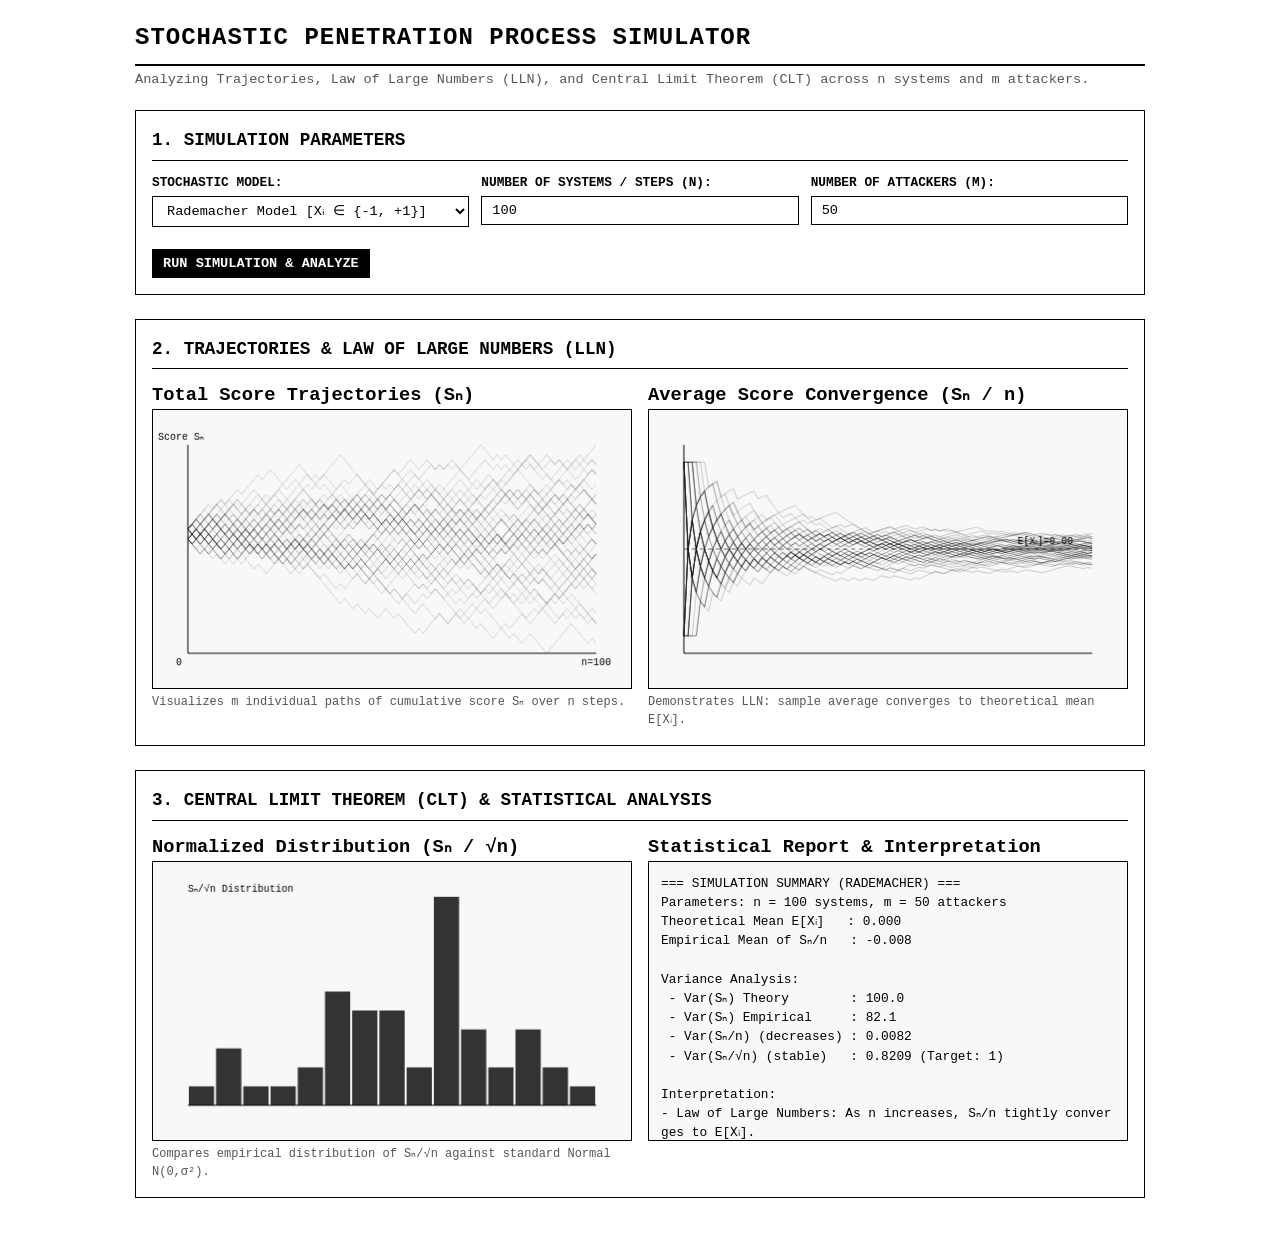
<file: hm3.html>
<!DOCTYPE html>
<html lang="en">
<head>
    <meta charset="UTF-8">
    <meta name="viewport" content="width=device-width, initial-scale=1.0">
    <title>Stochastic Penetration Process & Limit Theorems</title>
    <style>
        :root {
            --bg: #ffffff;
            --fg: #000000;
            --card-bg: #ffffff;
            --border: #000000;
            --muted: #555555;
            --light-bg: #f8f8f8;
            --font: 'Courier New', Courier, monospace;
        }

        * {
            box-sizing: border-box;
            margin: 0;
            padding: 0;
        }

        body {
            background-color: var(--bg);
            color: var(--fg);
            font-family: var(--font);
            line-height: 1.5;
            padding: 20px;
            max-width: 1050px;
            margin: 0 auto;
        }

        h1 {
            font-size: 1.5rem;
            text-transform: uppercase;
            letter-spacing: 1px;
            border-bottom: 2px solid var(--border);
            padding-bottom: 8px;
            margin-bottom: 4px;
        }

        .subtitle {
            font-size: 0.85rem;
            color: var(--muted);
            margin-bottom: 20px;
        }

        h2 {
            font-size: 1.1rem;
            text-transform: uppercase;
            border-bottom: 1px solid var(--border);
            padding-bottom: 6px;
            margin-bottom: 12px;
        }

        .card {
            border: 1px solid var(--border);
            padding: 16px;
            margin-bottom: 24px;
            background: var(--card-bg);
        }

        .controls-grid {
            display: grid;
            grid-template-columns: repeat(auto-fit, minmax(200px, 1fr));
            gap: 12px;
            margin-bottom: 16px;
        }

        .control-group {
            display: flex;
            flex-direction: column;
        }

        label {
            font-size: 0.8rem;
            font-weight: bold;
            margin-bottom: 4px;
            text-transform: uppercase;
        }

        input, select, button {
            font-family: var(--font);
            font-size: 0.85rem;
            padding: 6px 10px;
            border: 1px solid var(--border);
            background: var(--bg);
            color: var(--fg);
            border-radius: 0;
        }

        button {
            cursor: pointer;
            background: var(--fg);
            color: var(--bg);
            font-weight: bold;
            text-transform: uppercase;
            transition: background 0.1s;
            margin-top: 6px;
        }

        button:hover {
            background: var(--muted);
        }

        .grid-layout {
            display: flex;
            flex-wrap: wrap;
            gap: 16px;
            align-items: flex-start;
        }

        canvas {
            border: 1px solid var(--border);
            background: var(--light-bg);
            display: block;
            width: 100%;
            max-width: 480px;
            height: 280px;
        }

        .output-box {
            background: var(--light-bg);
            border: 1px solid var(--border);
            padding: 12px;
            font-size: 0.8rem;
            white-space: pre-wrap;
            word-break: break-all;
            max-height: 280px;
            overflow-y: auto;
        }

        .chart-wrapper {
            flex: 1;
            min-width: 300px;
        }

        .hint {
            font-size: 0.75rem;
            color: var(--muted);
            margin-top: 4px;
        }
    </style>
</head>
<body>

    <h1>Stochastic Penetration Process Simulator</h1>
    <p class="subtitle">Analyzing Trajectories, Law of Large Numbers (LLN), and Central Limit Theorem (CLT) across n systems and m attackers.</p>

    <!-- CONTROL PANEL -->
    <div class="card">
        <h2>1. Simulation Parameters</h2>
        <div class="controls-grid">
            <div class="control-group">
                <label for="modelSelect">Stochastic Model:</label>
                <select id="modelSelect">
                    <option value="rademacher">Rademacher Model [Xᵢ ∈ {-1, +1}]</option>
                    <option value="bernoulli">Bernoulli Model [Xᵢ ∈ {0, 1}]</option>
                </select>
            </div>
            <div class="control-group" id="pGroup" style="display:none;">
                <label for="pInput">Probability p (P(Xᵢ=1)):</label>
                <input type="number" id="pInput" value="0.5" min="0.01" max="0.99" step="0.05">
            </div>
            <div class="control-group">
                <label for="nStepsInput">Number of Systems / Steps (n):</label>
                <input type="number" id="nStepsInput" value="100" min="10" max="2000">
            </div>
            <div class="control-group">
                <label for="mAttackersInput">Number of Attackers (m):</label>
                <input type="number" id="mAttackersInput" value="50" min="5" max="500">
            </div>
        </div>
        <button id="runSimBtn">Run Simulation & Analyze</button>
    </div>

    <!-- VISUALIZATION 1 & 2 -->
    <div class="card">
        <h2>2. Trajectories & Law of Large Numbers (LLN)</h2>
        <div class="grid-layout">
            <div class="chart-wrapper">
                <h3>Total Score Trajectories (Sₙ)</h3>
                <canvas id="trajectoryCanvas" width="480" height="280"></canvas>
                <p class="hint">Visualizes m individual paths of cumulative score Sₙ over n steps.</p>
            </div>
            <div class="chart-wrapper">
                <h3>Average Score Convergence (Sₙ / n)</h3>
                <canvas id="llnCanvas" width="480" height="280"></canvas>
                <p class="hint">Demonstrates LLN: sample average converges to theoretical mean E[Xᵢ].</p>
            </div>
        </div>
    </div>

    <!-- VISUALIZATION 3 & REPORT -->
    <div class="card">
        <h2>3. Central Limit Theorem (CLT) & Statistical Analysis</h2>
        <div class="grid-layout">
            <div class="chart-wrapper">
                <h3>Normalized Distribution (Sₙ / √n)</h3>
                <canvas id="cltCanvas" width="480" height="280"></canvas>
                <p class="hint">Compares empirical distribution of Sₙ/√n against standard Normal N(0,σ²).</p>
            </div>
            <div class="chart-wrapper" style="flex: 1; min-width: 300px;">
                <h3>Statistical Report & Interpretation</h3>
                <div id="statsReport" class="output-box">Run simulation to view statistical metrics...</div>
            </div>
        </div>
    </div>

    <script>
        // Toggle Bernoulli probability input visibility
        document.getElementById('modelSelect').addEventListener('change', (e) => {
            document.getElementById('pGroup').style.display = (e.target.value === 'bernoulli') ? 'flex' : 'none';
        });

        function simulateProcess(model, n, m, p) {
            let trajectories = [];
            let finalScores = [];
            let finalAverages = [];
            let finalNormalized = [];

            let mean = (model === 'bernoulli') ? p : 0;
            let variance = (model === 'bernoulli') ? p * (1 - p) : 1;
            let stdDev = Math.sqrt(variance);

            for (let j = 0; j < m; j++) {
                let path = [];
                let currentSum = 0;
                for (let i = 1; i <= n; i++) {
                    let xi = 0;
                    if (model === 'bernoulli') {
                        xi = (Math.random() < p) ? 1 : 0;
                    } else {
                        xi = (Math.random() < 0.5) ? 1 : -1;
                    }
                    currentSum += xi;
                    path.push(currentSum);
                }
                trajectories.push(path);
                let Sn = currentSum;
                finalScores.push(Sn);
                finalAverages.push(Sn / n);
                finalNormalized.push(Sn / Math.sqrt(n));
            }

            return { trajectories, finalScores, finalAverages, finalNormalized, mean, stdDev };
        }

        function drawTrajectories(canvasId, trajectories, n, m, labelY) {
            let canvas = document.getElementById(canvasId);
            let ctx = canvas.getContext('2d');
            ctx.clearRect(0, 0, canvas.width, canvas.height);

            let w = canvas.width;
            let h = canvas.height;
            let padding = 35;

            // Find min/max for scaling
            let minVal = Infinity, maxVal = -Infinity;
            trajectories.forEach(path => {
                path.forEach(val => {
                    if (val < minVal) minVal = val;
                    if (val > maxVal) maxVal = val;
                });
            });
            if (minVal === maxVal) { minVal -= 1; maxVal += 1; }

            // Draw axes
            ctx.strokeStyle = '#000';
            ctx.lineWidth = 1;
            ctx.beginPath();
            ctx.moveTo(padding, h - padding);
            ctx.lineTo(w - padding, h - padding);
            ctx.moveTo(padding, padding);
            ctx.lineTo(padding, h - padding);
            ctx.stroke();

            // Axis labels
            ctx.fillStyle = '#000';
            ctx.font = '10px Courier New';
            ctx.fillText("0", padding - 12, h - padding + 12);
            ctx.fillText("n=" + n, w - padding - 15, h - padding + 12);
            ctx.fillText(labelY, 5, padding - 5);

            // Draw paths
            ctx.lineWidth = 1;
            trajectories.forEach((path, idx) => {
                ctx.strokeStyle = `rgba(0, 0, 0, ${Math.max(0.15, 1 / Math.sqrt(m))})`;
                ctx.beginPath();
                path.forEach((val, i) => {
                    let x = padding + (i / (n - 1 || 1)) * (w - 2 * padding);
                    let y = h - padding - ((val - minVal) / (maxVal - minVal || 1)) * (h - 2 * padding);
                    if (i === 0) ctx.moveTo(x, y);
                    else ctx.lineTo(x, y);
                });
                ctx.stroke();
            });
        }

        function drawLLNChart(canvasId, trajectories, n, m, expectedMean) {
            let canvas = document.getElementById(canvasId);
            let ctx = canvas.getContext('2d');
            ctx.clearRect(0, 0, canvas.width, canvas.height);

            let w = canvas.width;
            let h = canvas.height;
            let padding = 35;

            let minVal = 0, maxVal = 1;
            if (expectedMean === 0) { minVal = -1.2; maxVal = 1.2; }
            else { minVal = Math.max(0, expectedMean - 0.6); maxVal = Math.min(1, expectedMean + 0.6); }

            // Draw axes
            ctx.strokeStyle = '#000';
            ctx.lineWidth = 1;
            ctx.beginPath();
            ctx.moveTo(padding, h - padding);
            ctx.lineTo(w - padding, h - padding);
            ctx.moveTo(padding, padding);
            ctx.lineTo(padding, h - padding);
            ctx.stroke();

            // Theoretical mean reference line
            let meanY = h - padding - ((expectedMean - minVal) / (maxVal - minVal)) * (h - 2 * padding);
            ctx.strokeStyle = '#666';
            ctx.setLineDash([4, 4]);
            ctx.beginPath();
            ctx.moveTo(padding, meanY);
            ctx.lineTo(w - padding, meanY);
            ctx.stroke();
            ctx.setLineDash([]);

            // Draw average paths (S_i / i)
            trajectories.forEach(path => {
                ctx.strokeStyle = 'rgba(0, 0, 0, 0.2)';
                ctx.beginPath();
                path.forEach((val, i) => {
                    let stepAvg = val / (i + 1);
                    let x = padding + (i / (n - 1 || 1)) * (w - 2 * padding);
                    let y = h - padding - ((stepAvg - minVal) / (maxVal - minVal || 1)) * (h - 2 * padding);
                    if (i === 0) ctx.moveTo(x, y);
                    else ctx.lineTo(x, y);
                });
                ctx.stroke();
            });

            ctx.fillStyle = '#000';
            ctx.font = '10px Courier New';
            ctx.fillText("E[Xᵢ]=" + expectedMean.toFixed(2), w - padding - 75, meanY - 5);
        }

        function drawHistogram(canvasId, data, stdDev) {
            let canvas = document.getElementById(canvasId);
            let ctx = canvas.getContext('2d');
            ctx.clearRect(0, 0, canvas.width, canvas.height);

            let w = canvas.width;
            let h = canvas.height;
            let padding = 35;

            let minVal = Math.min(...data);
            let maxVal = Math.max(...data);
            let range = maxVal - minVal || 1;

            let numBins = 15;
            let binWidth = range / numBins;
            let bins = new Array(numBins).fill(0);

            data.forEach(val => {
                let binIdx = Math.min(Math.floor((val - minVal) / binWidth), numBins - 1);
                bins[binIdx]++;
            });

            let maxCount = Math.max(...bins, 1);

            // Draw bars
            let barW = (w - 2 * padding) / numBins;
            bins.forEach((count, i) => {
                let barH = (count / maxCount) * (h - 2 * padding);
                let x = padding + i * barW;
                let y = h - padding - barH;

                ctx.fillStyle = '#333';
                ctx.fillRect(x + 1, y, barW - 2, barH);
            });

            // Axes
            ctx.strokeStyle = '#000';
            ctx.lineWidth = 1;
            ctx.beginPath();
            ctx.moveTo(padding, h - padding);
            ctx.lineTo(w - padding, h - padding);
            ctx.stroke();

            ctx.fillStyle = '#000';
            ctx.font = '10px Courier New';
            ctx.fillText("Sₙ/√n Distribution", padding, padding - 5);
        }

        function run() {
            let model = document.getElementById('modelSelect').value;
            let n = parseInt(document.getElementById('nStepsInput').value);
            let m = parseInt(document.getElementById('mAttackersInput').value);
            let p = parseFloat(document.getElementById('pInput').value);

            let result = simulateProcess(model, n, m, p);

            drawTrajectories('trajectoryCanvas', result.trajectories, n, m, 'Score Sₙ');
            
            // Compute running averages for LLN visualization
            let avgTrajectories = result.trajectories.map(path => path);
            drawLLNChart('llnCanvas', avgTrajectories, n, m, result.mean);

            drawHistogram('cltCanvas', result.finalNormalized, result.stdDev);

            // Statistical summary
            let avgSn = result.finalScores.reduce((a, b) => a + b, 0) / m;
            let varSn = result.finalScores.reduce((a, b) => a + Math.pow(b - avgSn, 2), 0) / m;
            let theoryVarSn = n * result.stdDev * result.stdDev;

            let report = `=== SIMULATION SUMMARY (${model.toUpperCase()}) ===\n`;
            report += `Parameters: n = ${n} systems, m = ${m} attackers\n`;
            report += `Theoretical Mean E[Xᵢ]   : ${result.mean.toFixed(3)}\n`;
            report += `Empirical Mean of Sₙ/n   : ${(avgSn / n).toFixed(3)}\n\n`;
            report += `Variance Analysis:\n`;
            report += ` - Var(Sₙ) Theory        : ${theoryVarSn.toFixed(1)}\n`;
            report += ` - Var(Sₙ) Empirical     : ${varSn.toFixed(1)}\n`;
            report += ` - Var(Sₙ/n) (decreases) : ${(varSn / (n * n)).toFixed(4)}\n`;
            report += ` - Var(Sₙ/√n) (stable)   : ${(varSn / n).toFixed(4)} (Target: ${result.stdDev * result.stdDev})\n\n`;
            report += `Interpretation:\n`;
            report += `- Law of Large Numbers: As n increases, Sₙ/n tightly converges to E[Xᵢ].\n`;
            report += `- Central Limit Theorem: Normalized score Sₙ/√n converges in distribution to Normal N(0, σ²).`;

            document.getElementById('statsReport').textContent = report;
        }

        document.getElementById('runSimBtn').addEventListener('click', run);

        // Initial run on load
        run();
    </script>
</body>
</html>
</file>
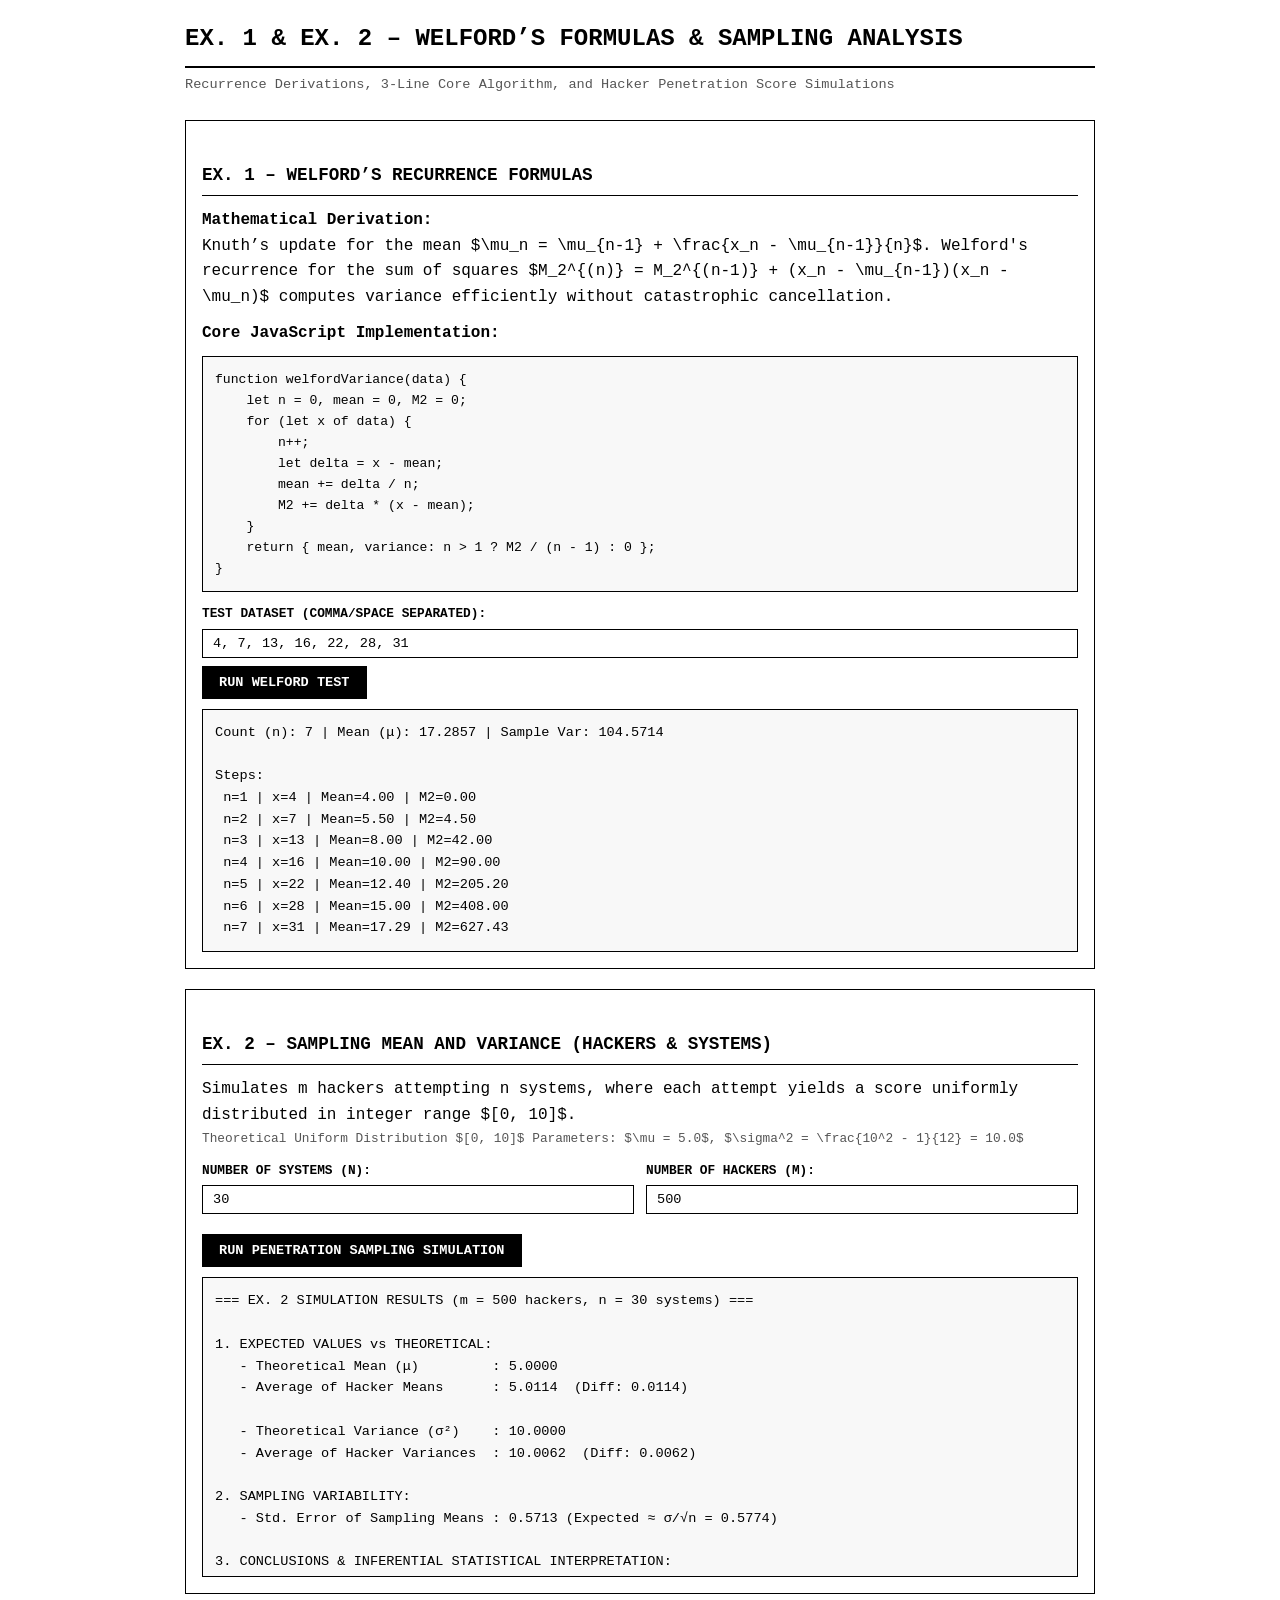
<file: hm4-2.html>
<!DOCTYPE html>
<html lang="en">
<head>
    <meta charset="UTF-8">
    <meta name="viewport" content="width=device-width, initial-scale=1.0">
    <title>Welford’s Formulas & Sampling Statistics</title>
    <style>
        :root {
            --bg: #ffffff;
            --fg: #000000;
            --border: #000000;
            --muted: #555555;
            --light-bg: #f8f8f8;
            --font: 'Courier New', Courier, monospace;
        }

        * {
            box-sizing: border-box;
            margin: 0;
            padding: 0;
        }

        body {
            background-color: var(--bg);
            color: var(--fg);
            font-family: var(--font);
            line-height: 1.6;
            padding: 20px;
            max-width: 950px;
            margin: 0 auto;
        }

        h1 {
            font-size: 1.5rem;
            text-transform: uppercase;
            border-bottom: 2px solid var(--border);
            padding-bottom: 8px;
            margin-bottom: 6px;
        }

        .subtitle {
            font-size: 0.85rem;
            color: var(--muted);
            margin-bottom: 24px;
        }

        h2 {
            font-size: 1.1rem;
            text-transform: uppercase;
            border-bottom: 1px solid var(--border);
            padding-bottom: 6px;
            margin-bottom: 12px;
            margin-top: 24px;
        }

        .card {
            border: 1px solid var(--border);
            padding: 16px;
            margin-bottom: 20px;
            background: var(--bg);
        }

        .code-box {
            background: var(--light-bg);
            border: 1px solid var(--border);
            padding: 12px;
            font-size: 0.82rem;
            white-space: pre-wrap;
            overflow-x: auto;
            margin: 10px 0;
        }

        .controls-grid {
            display: grid;
            grid-template-columns: repeat(auto-fit, minmax(200px, 1fr));
            gap: 12px;
            margin-bottom: 12px;
        }

        .control-group {
            display: flex;
            flex-direction: column;
        }

        label {
            font-size: 0.8rem;
            font-weight: bold;
            margin-bottom: 4px;
            text-transform: uppercase;
        }

        input, button {
            font-family: var(--font);
            font-size: 0.85rem;
            padding: 6px 10px;
            border: 1px solid var(--border);
            background: var(--bg);
            color: var(--fg);
            border-radius: 0;
            width: 100%;
        }

        button {
            cursor: pointer;
            background: var(--fg);
            color: var(--bg);
            font-weight: bold;
            text-transform: uppercase;
            margin-top: 8px;
            width: auto;
            padding: 8px 16px;
        }

        button:hover {
            background: var(--muted);
        }

        .output-box {
            background: var(--light-bg);
            border: 1px solid var(--border);
            padding: 12px;
            font-size: 0.85rem;
            white-space: pre-wrap;
            margin-top: 10px;
            max-height: 300px;
            overflow-y: auto;
        }

        ul {
            margin-left: 20px;
            font-size: 0.9rem;
        }

        li {
            margin-bottom: 6px;
        }
    </style>
</head>
<body>

    <h1>Ex. 1 & Ex. 2 – Welford’s Formulas & Sampling Analysis</h1>
    <p class="subtitle">Recurrence Derivations, 3-Line Core Algorithm, and Hacker Penetration Score Simulations</p>

    <!-- EXERCISE 1 -->
    <div class="card">
        <h2>Ex. 1 – Welford’s Recurrence Formulas</h2>
        <p><strong>Mathematical Derivation:</strong></p>
        <p>Knuth’s update for the mean $\mu_n = \mu_{n-1} + \frac{x_n - \mu_{n-1}}{n}$. Welford's recurrence for the sum of squares $M_2^{(n)} = M_2^{(n-1)} + (x_n - \mu_{n-1})(x_n - \mu_n)$ computes variance efficiently without catastrophic cancellation.</p>
        
        <p style="margin-top: 10px;"><strong>Core JavaScript Implementation:</strong></p>
        <div class="code-box">function welfordVariance(data) {
    let n = 0, mean = 0, M2 = 0;
    for (let x of data) {
        n++;
        let delta = x - mean;        
        mean += delta / n;             
        M2 += delta * (x - mean);      
    }
    return { mean, variance: n > 1 ? M2 / (n - 1) : 0 };
}</div>

        <div class="control-group" style="margin-top: 12px;">
            <label for="dataInput">Test Dataset (comma/space separated):</label>
            <input type="text" id="dataInput" value="4, 7, 13, 16, 22, 28, 31">
        </div>
        <button id="calculateEx1Btn">Run Welford Test</button>
        <div id="ex1Output" class="output-box">Results will appear here...</div>
    </div>

    <!-- EXERCISE 2 -->
    <div class="card">
        <h2>Ex. 2 – Sampling Mean and Variance (Hackers & Systems)</h2>
        <p>Simulates m hackers attempting n systems, where each attempt yields a score uniformly distributed in integer range $[0, 10]$.</p>
        <p style="font-size: 0.8rem; color: var(--muted); margin-bottom: 12px;">
            Theoretical Uniform Distribution $[0, 10]$ Parameters: $\mu = 5.0$, $\sigma^2 = \frac{10^2 - 1}{12} = 10.0$
        </p>

        <div class="controls-grid">
            <div class="control-group">
                <label for="nSystemsInput">Number of Systems (n):</label>
                <input type="number" id="nSystemsInput" value="30" min="5" max="1000">
            </div>
            <div class="control-group">
                <label for="mHackersInput">Number of Hackers (m):</label>
                <input type="number" id="mHackersInput" value="500" min="10" max="5000">
            </div>
        </div>
        <button id="calculateEx2Btn">Run Penetration Sampling Simulation</button>

        <div id="ex2Output" class="output-box">Run simulation above to view aggregate hacker statistics...</div>
    </div>

    <script>
        // Exercise 1 Logic
        function welfordStats(data) {
            let n = 0, mean = 0, M2 = 0;
            let steps = [];
            for (let x of data) {
                n++;
                let delta = x - mean;          // Line 1
                mean += delta / n;             // Line 2
                M2 += delta * (x - mean);      // Line 3
                steps.push({ n, x, mean, M2 });
            }
            return {
                n, mean, M2,
                variance: n > 1 ? M2 / (n - 1) : 0,
                steps
            };
        }

        document.getElementById('calculateEx1Btn').addEventListener('click', () => {
            let rawText = document.getElementById('dataInput').value;
            let data = rawText.split(/[\s,]+/).map(Number).filter(n => !isNaN(n));
            if (data.length === 0) return;

            let res = welfordStats(data);
            let out = `Count (n): ${res.n} | Mean (μ): ${res.mean.toFixed(4)} | Sample Var: ${res.variance.toFixed(4)}\n\nSteps:\n`;
            res.steps.forEach(s => {
                out += ` n=${s.n} | x=${s.x} | Mean=${s.mean.toFixed(2)} | M2=${s.M2.toFixed(2)}\n`;
            });
            document.getElementById('ex1Output').textContent = out;
        });
        document.getElementById('calculateEx1Btn').click();

        // Exercise 2 Logic
        document.getElementById('calculateEx2Btn').addEventListener('click', () => {
            let n = parseInt(document.getElementById('nSystemsInput').value) || 30;
            let m = parseInt(document.getElementById('mHackersInput').value) || 500;

            const trueMu = 5.0;
            const trueVar = 10.0; // For discrete uniform integers 0 to 10: Var = (11^2 - 1)/12 = 10

            let hackerMeans = [];
            let hackerVariances = [];

            for (let h = 0; h < m; h++) {
                let n_count = 0, mean = 0, M2 = 0;
                for (let i = 0; i < n; i++) {
                    // Draw random integer score between 0 and 10 inclusive
                    let x = Math.floor(Math.random() * 11);
                    n_count++;
                    let delta = x - mean;
                    mean += delta / n_count;
                    M2 += delta * (x - mean);
                }
                let sampleVar = n_count > 1 ? M2 / (n_count - 1) : 0;
                hackerMeans.push(mean);
                hackerVariances.push(sampleVar);
            }

            let avgSampleMean = hackerMeans.reduce((a, b) => a + b, 0) / m;
            let avgSampleVar = hackerVariances.reduce((a, b) => a + b, 0) / m;

            // Compute standard deviation of sampling means to show variance reduction with n
            let meanOfMeansSqDiff = hackerMeans.reduce((a, b) => a + Math.pow(b - avgSampleMean, 2), 0) / m;
            let stdErrorOfMean = Math.sqrt(meanOfMeansSqDiff);

            let out = `=== EX. 2 SIMULATION RESULTS (m = ${m} hackers, n = ${n} systems) ===\n\n`;
            out += `1. EXPECTED VALUES vs THEORETICAL:\n`;
            out += `   - Theoretical Mean (μ)         : ${trueMu.toFixed(4)}\n`;
            out += `   - Average of Hacker Means      : ${avgSampleMean.toFixed(4)}  (Diff: ${(avgSampleMean - trueMu).toFixed(4)})\n\n`;
            out += `   - Theoretical Variance (σ²)    : ${trueVar.toFixed(4)}\n`;
            out += `   - Average of Hacker Variances  : ${avgSampleVar.toFixed(4)}  (Diff: ${(avgSampleVar - trueVar).toFixed(4)})\n\n`;
            out += `2. SAMPLING VARIABILITY:\n`;
            out += `   - Std. Error of Sampling Means : ${stdErrorOfMean.toFixed(4)} (Expected ≈ σ/√n = ${(Math.sqrt(trueVar) / Math.sqrt(n)).toFixed(4)})\n\n`;
            out += `3. CONCLUSIONS & INFERENTIAL STATISTICAL INTERPRETATION:\n`;
            out += `   - Unbiasedness: The average of the sampling means closely approximates the true mean μ, and the average sample variance unbiasedly tracks σ².\n`;
            out += `   - Effect of Increasing n: As the number of systems (n) grows, the variability (standard error) of the sampling means shrinks inverse-proportionally to √n.\n`;
            out += `   - Inferential Utility: These properties allow security analysts to reliably infer population-level attacker capabilities from finite penetration tests.`;

            document.getElementById('ex2Output').textContent = out;
        });

        // Run Ex 2 on load
        document.getElementById('calculateEx2Btn').click();
    </script>
</body>
</html>
</file>
<file: style.css>
body {
    font-family: monospace, sans-serif;
    margin: 20px;
    background: #fff;
    color: #000;
    max-width: 700px;
}

h1, h2 {
    font-size: 1.2rem;
    margin-bottom: 8px;
}

.card {
    border: 1px solid #000;
    padding: 15px;
    margin-bottom: 20px;
}

.control-group {
    margin-bottom: 10px;
}

label {
    display: inline-block;
    width: 150px;
}

input, select, button {
    font-family: monospace;
    padding: 4px 8px;
    border: 1px solid #000;
    background: #fff;
}

button {
    cursor: pointer;
    background: #eee;
    margin-top: 10px;
}

button:hover {
    background: #ccc;
}

.output-box {
    white-space: pre-wrap;
    background: #f9f9f9;
    border: 1px solid #ccc;
    padding: 10px;
    max-height: 250px;
    overflow-y: auto;
    font-size: 0.9rem;
}

.hint {
    font-size: 0.85rem;
    color: #555;
    margin-bottom: 10px;
}

canvas {
    border: 1px solid #000;
    background: #fff;
    cursor: pointer;
}
</file>
